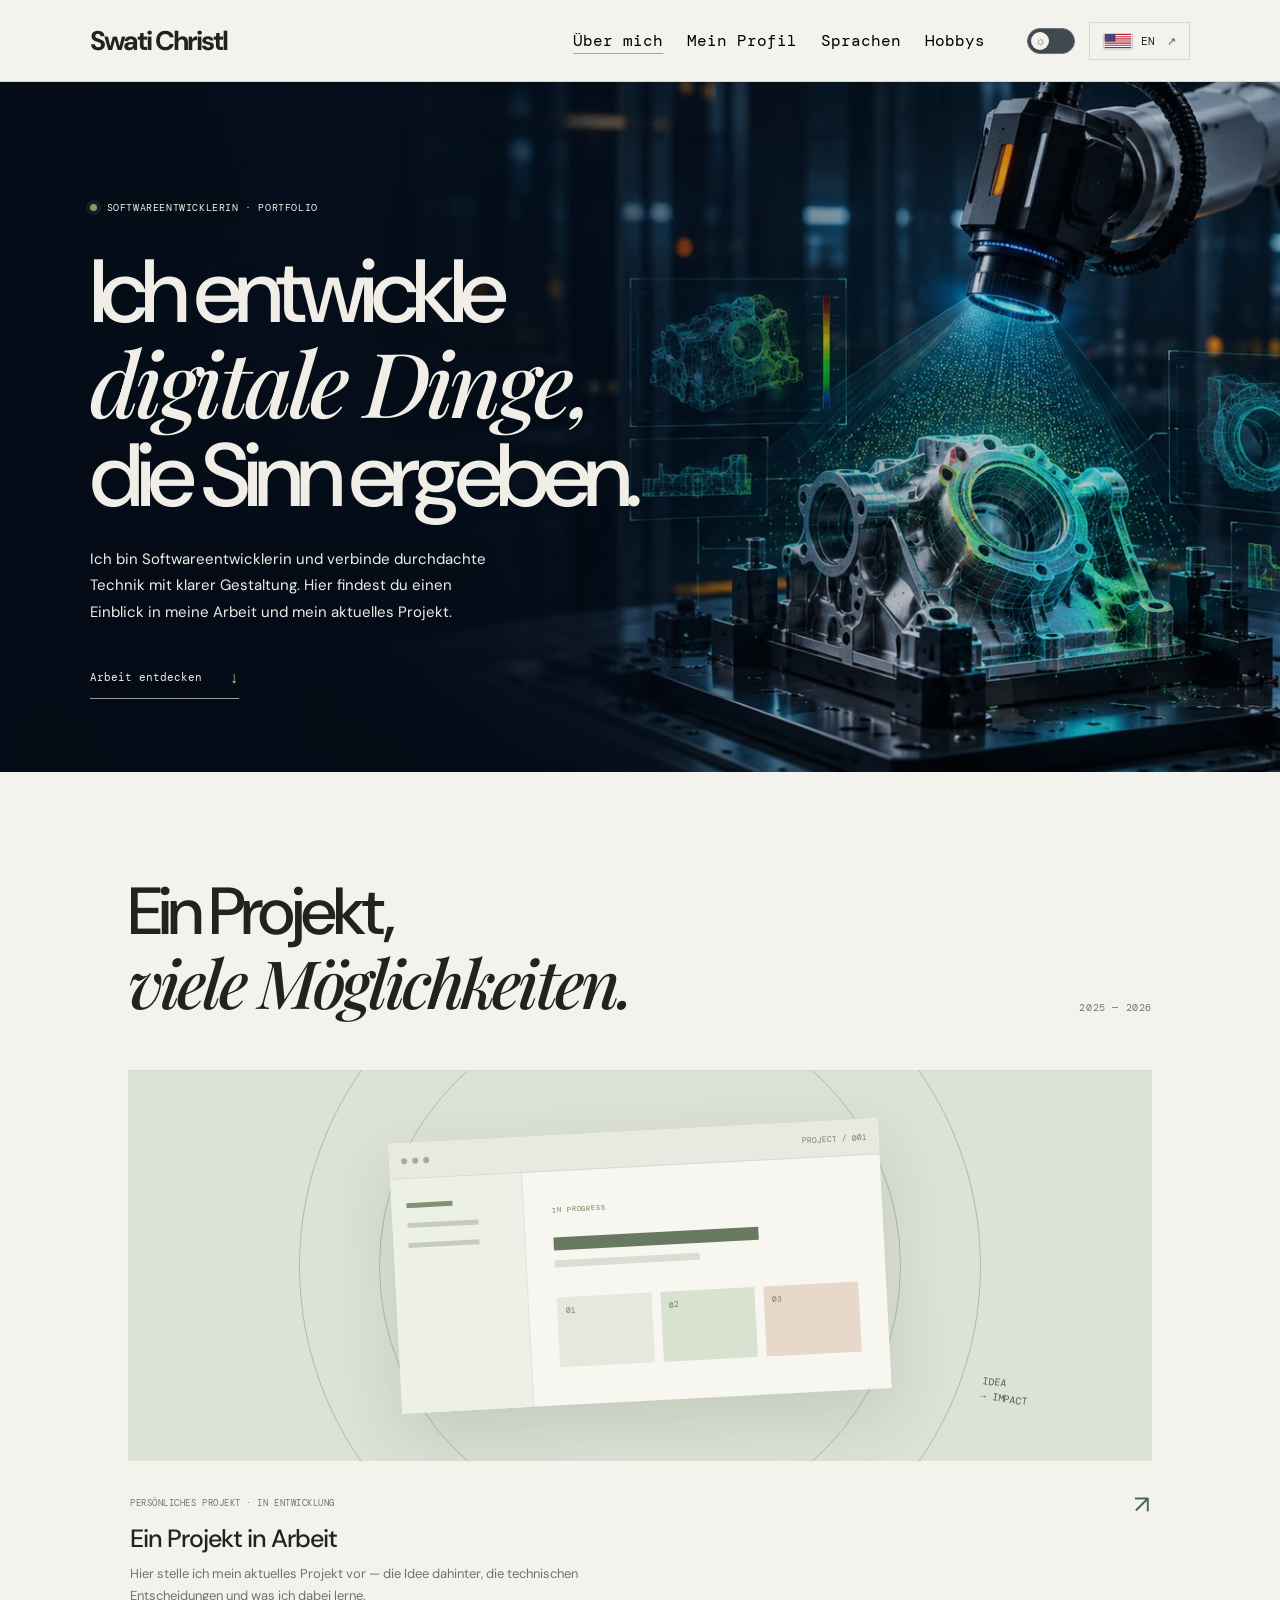
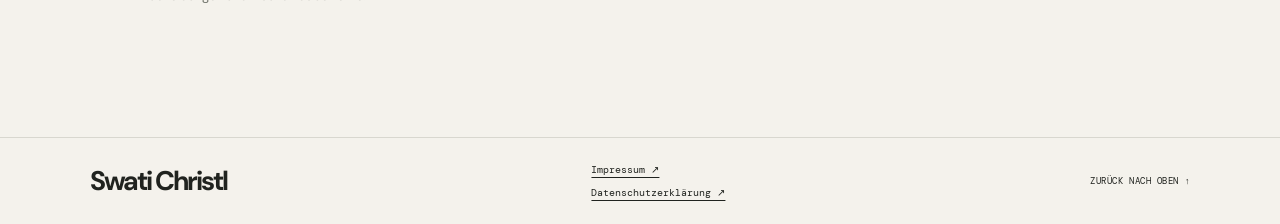
<file: index.html>
<!doctype html>
<html lang="de">
<head>
  <meta charset="utf-8">
  <meta name="viewport" content="width=device-width, initial-scale=1">
  <meta name="theme-color" content="#f4f2ec">
  <meta name="description" content="Portfolio einer Softwareentwicklerin — ausgewählte Arbeit und Projekt.">
  <title>Portfolio — Softwareentwicklerin</title>
  <script>try{if(localStorage.getItem('site-theme')==='dark')document.documentElement.dataset.theme='dark'}catch(e){}</script>
  <link rel="stylesheet" href="styles.css">
  <style>
    .profile,.hobbies{background:#eae9e1}.profile-content{display:grid;grid-template-columns:1.2fr .8fr;gap:8vw;align-items:start}.profile-content h2,.languages h2,.hobbies h2{font-size:clamp(42px,5.2vw,68px);letter-spacing:-.06em;line-height:1.05;font-weight:500;margin:0}.profile-content>p,.hobbies-heading>p{font-size:15px;line-height:1.85;color:#62665e;max-width:440px;margin:6px 0 0}.profile-tags{display:flex;gap:12px;flex-wrap:wrap;margin-top:48px}.profile-tags span{font:9px var(--mono);letter-spacing:.04em;border:1px solid #c6c8bc;color:#596b50;padding:11px 14px}.languages{display:grid;grid-template-columns:1fr 1fr;column-gap:8vw}.languages .section-kicker{grid-column:1/-1}.language-list{border-top:1px solid var(--line)}.language-row{display:grid;grid-template-columns:1fr auto;gap:6px 14px;padding:17px 0;border-bottom:1px solid var(--line);align-items:baseline}.language-name{font-size:16px;display:flex;align-items:center;gap:8px}.language-flag{display:block;width:24px;height:16px;flex:none;border:1px solid #0002;border-radius:2px;box-shadow:0 1px 2px #0002}.language-level{font:10px var(--mono);color:var(--muted)}.language-bar{grid-column:1/-1;height:3px;background:#e2e1d9;margin-top:4px}.language-bar i{display:block;height:100%;width:var(--level);background:#819569}.hobbies-heading{display:flex;justify-content:space-between;align-items:end;gap:30px;margin-bottom:43px}.hobbies-heading>p{max-width:300px}.hobby-grid{display:grid;grid-template-columns:repeat(3,1fr);gap:14px}.hobby-card{min-height:245px;padding:20px 22px;position:relative;display:flex;flex-direction:column;align-items:flex-start}.hobby-bake{background:#eee1d1}.hobby-cook{background:#dfe5d8}.hobby-garden{background:#d8e2d3}.hobby-number{font:9px var(--mono);color:#72756d}.hobby-icon{font-size:33px;color:#69805d;position:absolute;right:21px;top:17px}.hobby-card h3{font-size:24px;font-weight:500;letter-spacing:-.04em;margin:auto 0 7px}.hobby-card p{font-size:12px;line-height:1.65;color:#676b62;margin:0;max-width:250px}
    @media(max-width:760px){.topbar nav{gap:12px;margin-right:14px}.topbar nav a{font-size:9px}.profile-content{grid-template-columns:1fr;gap:22px}.profile-content h2,.languages h2,.hobbies h2{font-size:clamp(42px,10vw,60px)}.profile-tags{margin-top:30px;gap:8px}.profile-tags span{font-size:8px;padding:9px 10px}.languages{grid-template-columns:1fr;row-gap:30px}.languages .section-kicker{grid-column:auto}.hobbies-heading{display:block}.hobbies-heading>p{margin-top:20px}.hobby-grid{grid-template-columns:1fr}.hobby-card{min-height:195px}}
    @media(max-width:480px){.topbar{padding:0 4vw}.topbar nav{gap:8px;margin-right:9px}.topbar nav a{font-size:12px}.topbar .wordmark{font-size:23px}.language{padding:7px;font-size:8px}.language>span:last-child{padding-left:4px}}
  </style>
  <style>
    .tab-panel{display:none}.tab-panel.active{display:block}.tab-panel.hero.active,.tab-panel.languages.active{display:grid}.topbar nav a.current{color:#000;text-decoration:underline;text-decoration-color:#9bad87;text-underline-offset:7px}
    .german-progress{grid-column:1/-1;margin-top:48px;overflow-x:auto}.german-progress h3{font-size:20px;font-weight:500;letter-spacing:-.03em;margin:0 0 18px}.german-progress table{width:100%;border-collapse:collapse;text-align:left;min-width:560px}.german-progress th{font:9px var(--mono);font-weight:400;letter-spacing:.05em;color:var(--muted);padding:12px 14px;border-bottom:1px solid #bfc1b7}.german-progress td{font-size:13px;padding:15px 14px;border-bottom:1px solid var(--line)}.german-progress td:first-child{font:13px var(--mono);color:var(--green)}
    .profile-resume{margin-top:55px}.profile>.linkedin-link{margin-top:24px}.profile-resume>h3,.profile-details h3{font-size:21px;font-weight:500;letter-spacing:-.03em;margin:0 0 22px}.resume-entry{display:grid;grid-template-columns:minmax(220px,.7fr) 1.3fr;column-gap:38px;border-top:1px solid #c9c9bf;padding:22px 0}.resume-meta{grid-row:span 3;display:flex;flex-direction:column;gap:8px;font:14px/1.55 var(--sans);color:#555950}.resume-meta span:first-child{font-weight:600;color:var(--ink)}.resume-entry h4{font-size:17px;font-weight:500;margin:0 0 4px}.resume-entry h4 .company-link{display:inline-block;white-space:nowrap;margin-left:5px;font:9px/1.4 var(--mono);font-weight:400;letter-spacing:.015em;color:#52694d;text-decoration:none;background:#e8ecdf;border:1px solid #d6ddc9;border-radius:20px;padding:4px 8px;vertical-align:2px;transition:background .15s ease,color .15s ease}.resume-entry h4 .company-link:hover{background:#dce5d0;color:#263c2d}.resume-place{font:11px/1.6 var(--mono);color:var(--muted);margin:0 0 10px}.resume-entry ul{font-size:13px;line-height:1.75;color:#62665e;margin:0;padding-left:18px}.resume-entry li+li{margin-top:5px}.resume-entry li::marker{color:#819569}.profile-details p{font-size:13px;line-height:1.75;color:#62665e;margin:0}.profile-details{display:grid;grid-template-columns:.7fr 1.3fr;gap:8vw;margin-top:45px;border-top:1px solid #c9c9bf;padding-top:30px}.profile-details strong{color:var(--ink);font-weight:500}.profile-details p+p{margin-top:10px}.standalone-info h2{font-size:clamp(42px,5.2vw,68px);letter-spacing:-.06em;line-height:1.05;font-weight:500;margin:0 0 45px}.education-card{max-width:700px;position:relative;background:#eae9e1;padding:34px 38px;border-top:1px solid #c9c9bf}.education-symbol{position:absolute;right:30px;top:24px;font-size:32px;color:#819569}.education-degree{font-size:20px;font-weight:500;margin:0 0 14px}.education-place,.education-dates{font:11px/1.7 var(--mono);color:#62665e;margin:0}.education-dates{margin-top:7px}.skills-grid{display:grid;grid-template-columns:repeat(3,1fr);gap:14px}.skill-card{min-height:210px;padding:22px;background:#eae9e1;border-top:1px solid #c9c9bf}.skill-card>span{font:10px var(--mono);color:#819569}.skill-card h3{font-size:17px;font-weight:500;margin:35px 0 10px}.skill-card p{font-size:13px;line-height:1.75;color:#62665e;margin:0}.linkedin-link{display:inline-flex;align-items:center;gap:30px;padding:15px 18px;background:#eae9e1;color:var(--ink);text-decoration:none;font:12px var(--mono);border:1px solid #d1d1c7;transition:background .15s ease}.linkedin-link span:last-child{font-size:18px;color:var(--green)}.linkedin-link:hover{background:#dfe5d8}
    @media(max-width:760px){.resume-entry{grid-template-columns:1fr;gap:12px}.resume-meta{grid-row:auto;flex-direction:row;flex-wrap:wrap;justify-content:space-between}.profile-details{grid-template-columns:1fr;gap:30px;margin-top:30px}.standalone-info h2{font-size:clamp(42px,10vw,60px)}.skills-grid{grid-template-columns:1fr}.skill-card{min-height:170px}.skill-card h3{margin-top:24px}.education-card{padding:27px 24px}.topbar nav{gap:10px;margin-right:10px;overflow-x:auto;white-space:nowrap;min-width:0;scrollbar-width:none}.topbar nav::-webkit-scrollbar{display:none}}
    @media(max-width:760px){.german-progress{margin-top:18px}.german-progress th,.german-progress td{padding-left:9px;padding-right:9px}}
  </style>
  <style>
    .linkedin-link{align-items:center;gap:12px;padding:12px 16px;background:#f5f9fc;color:#0a66c2;text-decoration:none;font:600 14px/1.3 var(--sans);border:1px solid #c7dceb;border-radius:6px;box-shadow:0 2px 6px #0a66c20d;transition:background .18s ease,border-color .18s ease,box-shadow .18s ease,transform .18s ease}.linkedin-link:hover{background:#e8f2f9;border-color:#8db7d6;box-shadow:0 4px 10px #0a66c21c;transform:translateY(-1px)}.linkedin-mark{display:grid;place-items:center;width:24px;height:24px;border-radius:4px;background:#0a66c2;color:#fff;font:700 14px/1 var(--sans);letter-spacing:-.06em}.linkedin-link .linkedin-arrow{font-size:16px;color:#0a66c2;margin-left:5px}
  </style>
  <style>
    .profile .section-kicker,.standalone-info .section-kicker{font-size:11px;color:#4c5148}.profile-content>p{font:17px/1.85 var(--sans);color:#444940}.profile-resume>h3{font-size:23px}.resume-meta{font:15px/1.65 var(--sans);color:#41463e}.resume-meta span:first-child{font-weight:600;color:#252923}.resume-entry h4{font-size:19px;line-height:1.45}.resume-place{font:12px/1.7 var(--sans);color:#555a51}.resume-entry ul{font:15px/1.8 var(--sans);color:#444940}.standalone-info .education-degree{font-size:21px}.standalone-info .education-place,.standalone-info .education-dates{font-size:13px;color:#4b5048}.standalone-info .skill-card h3{font-size:18px;color:#252923}.standalone-info .skill-card p{font:14px/1.8 var(--sans);color:#444940}
    @media(max-width:760px){.profile-content>p{font-size:16px}.resume-meta{font-size:14px}.resume-entry h4{font-size:18px}.resume-entry ul{font-size:14px}.standalone-info .skill-card p{font-size:14px}}
    .education-place a{color:#42634f;text-decoration-color:#aebaa5;text-underline-offset:3px}.education-place a:hover{color:#20231f}.result-link{font-size:11px;color:#42634f;text-decoration-color:#aebaa5;text-underline-offset:3px;white-space:nowrap}.result-link:hover{color:#20231f}
  </style>
  <style>
    .language{display:inline-flex;align-items:center;gap:8px}
    .language>span:last-child{padding-left:4px}
    .language .switch-flag{padding:0;color:transparent}
    .switch-flag{display:block;width:24px;height:16px;flex:none;border:1px solid #0002;border-radius:2px;box-shadow:0 1px 2px #0002}
    .switch-flag[src="flag-us.svg"],.language-flag[src="flag-us.svg"]{width:30px}
  </style>
  <style>
    .legal-links{display:flex;flex-direction:column;align-items:flex-start;gap:10px}.legal-link{color:var(--ink);font:10px var(--mono);text-underline-offset:4px}.legal-link:hover{color:var(--green)}.theme-toggle{width:48px;height:26px;margin-right:14px;padding:3px;border:1px solid #6b7074;border-radius:20px;background:#41484f;display:inline-flex;align-items:center;cursor:pointer;flex:none}.theme-toggle-thumb{width:18px;height:18px;border-radius:50%;background:#f4f2ec;display:grid;place-items:center;color:#72756d;font-size:12px;line-height:1;transition:transform .2s ease}.theme-toggle-thumb::before{content:'☼'}.theme-toggle[aria-pressed="true"] .theme-toggle-thumb{transform:translateX(21px);background:#dce3ea;color:#303840}.theme-toggle[aria-pressed="true"] .theme-toggle-thumb::before{content:'☾'}.theme-toggle:focus-visible{outline:2px solid var(--green);outline-offset:3px}:root[data-theme="dark"]{color-scheme:dark;--paper:#171a18;--ink:#f0eee6;--muted:#a4a99f;--green:#a6c3a7;--lime:#c1d978;--line:#383e38}html[data-theme="dark"] body{background:var(--paper);color:var(--ink)}html[data-theme="dark"] .topbar nav a,html[data-theme="dark"] .topbar nav a.current,html[data-theme="dark"] .topbar nav a:hover{color:#f0eee6}html[data-theme="dark"] .about,html[data-theme="dark"] .profile,html[data-theme="dark"] .hobbies{background:#222723}html[data-theme="dark"] .profile-content>p,html[data-theme="dark"] .hobbies-heading>p,html[data-theme="dark"] .about-text p,html[data-theme="dark"] .project-description,html[data-theme="dark"] .resume-entry ul,html[data-theme="dark"] .profile-details p,html[data-theme="dark"] .hobby-card p,html[data-theme="dark"] .standalone-info .skill-card p{color:#c2c7bd}html[data-theme="dark"] .profile-tags span,html[data-theme="dark"] .education-card,html[data-theme="dark"] .skill-card{background:#292f2a;color:#d9ded5;border-color:#444c44}html[data-theme="dark"] .profile-tags span{color:#c5d5bc}html[data-theme="dark"] .resume-entry,html[data-theme="dark"] .profile-details{border-color:#444c44}html[data-theme="dark"] .resume-meta,html[data-theme="dark"] .resume-meta span:first-child,html[data-theme="dark"] .resume-entry h4,html[data-theme="dark"] .profile-resume>h3,html[data-theme="dark"] .profile-details h3,html[data-theme="dark"] .standalone-info .skill-card h3,html[data-theme="dark"] .education-degree{color:#f0eee6}html[data-theme="dark"] .resume-place,html[data-theme="dark"] .standalone-info .education-place,html[data-theme="dark"] .standalone-info .education-dates,html[data-theme="dark"] .profile .section-kicker,html[data-theme="dark"] .standalone-info .section-kicker,html[data-theme="dark"] .hobby-number{color:#b5bcb1}html[data-theme="dark"] .education-place a,html[data-theme="dark"] .result-link{color:#b7d3b7}html[data-theme="dark"] .project-visual{background:#29332b}html[data-theme="dark"] .project-window{background:#242a26}html[data-theme="dark"] .window-bar{background:#303731;border-color:#454d45}html[data-theme="dark"] .window-side{background:#2a342c;border-color:#454d45}html[data-theme="dark"] .window-block span{background:#343b34;color:#c4cbbd}html[data-theme="dark"] .window-block span:nth-child(2){background:#3c493d}html[data-theme="dark"] .window-block span:nth-child(3){background:#4a3b33}html[data-theme="dark"] .window-line{background:#49524a}html[data-theme="dark"] .window-line.long{background:#829b7e}html[data-theme="dark"] .window-side b{background:#65715f}html[data-theme="dark"] .window-side b:first-child{background:#a6c3a7}html[data-theme="dark"] .linkedin-link{background:#1b2c37;color:#d6e9f5;border-color:#315064}html[data-theme="dark"] .linkedin-link:hover{background:#213a49}html[data-theme="dark"] .company-link{background:#303b30;color:#c7d9bb;border-color:#465342}html[data-theme="dark"] .german-progress th{color:#b5bcb1;border-color:#52594f}html[data-theme="dark"] .german-progress td{border-color:#383e38}html[data-theme="dark"] .language-bar{background:#343b35}html[data-theme="dark"] .hobby-bake{background:#3b3028}html[data-theme="dark"] .hobby-cook,html[data-theme="dark"] .hobby-garden{background:#2c382f}@media(max-width:600px){footer{flex-wrap:wrap}footer p{flex:1}.legal-links{order:2}footer .back-top{order:3}}
  </style>
  <style>
    .hero{grid-template-columns:1fr;background-image:linear-gradient(90deg,rgba(5,13,25,.82) 0%,rgba(5,13,25,.68) 39%,rgba(5,13,25,.20) 76%,rgba(5,13,25,.28) 100%),url("robotics-vision-hero.webp");background-position:center;background-size:cover;background-repeat:no-repeat}.hero-copy{max-width:850px}.hero h1,.hero .eyebrow,.hero .intro,.hero .hero-bottom,.hero .text-link{color:#f0eee6}.hero .hero-bottom{border-color:#ffffff55}.hero .text-link{border-color:#ffffff99}.hero .text-link span:last-child{color:#c1d978}@media(max-width:760px){.hero{background-image:linear-gradient(180deg,rgba(5,13,25,.72),rgba(5,13,25,.52)),url("robotics-vision-hero.webp");background-position:68% center}}
  </style>
  <style>
    .hobbies{background-color:#222723;background-image:url("hobbies-section-background.webp");background-position:center;background-size:cover;background-repeat:no-repeat;color:#f0eee6}html[data-theme="dark"] .hobbies{background-image:url("hobbies-section-background.webp");background-position:center;background-size:cover;background-repeat:no-repeat}.hobbies .section-kicker{color:#d6dacf}.hobbies h2{color:#f0eee6}.hobby-card h3{color:#fff;text-shadow:0 1px 5px #0009}.hobby-icon{color:#d6e58e;text-shadow:0 1px 5px #0009}html:not([data-theme="dark"]) .hobby-card h3{color:var(--ink);text-shadow:none}html:not([data-theme="dark"]) .hobby-icon{color:#69805d;text-shadow:none}
  </style>
  <script src="script.js" defer></script>
</head>
<body>
  <header class="topbar">
    <a class="wordmark" href="#home" aria-label="Portfolio, Startseite">Swati Christl</a>
    <nav aria-label="Hauptnavigation">
      <a href="#about" data-tab="about" data-i18n="navAbout">Über mich</a>
      <a href="#profile" data-tab="profile" data-i18n="navProfile">Mein Profil</a>
      <a href="#languages" data-tab="languages" data-i18n="navLanguages">Sprachen</a>
      <a href="#hobbies" data-tab="hobbies" data-i18n="navHobbies">Hobbys</a>
    </nav>
      <button class="theme-toggle" type="button" aria-label="Dunkles Design aktivieren" aria-pressed="false" title="Design wechseln"><span class="theme-toggle-thumb" aria-hidden="true"></span></button>
      <button class="language" type="button" aria-label="Switch language"><img class="switch-flag" src="flag-us.svg" alt=""> EN <span aria-hidden="true">↗</span></button>
  </header>

  <main id="home">
    <section class="hero tab-panel active" data-tab-panel="about" aria-labelledby="hero-title">
      <div class="hero-copy">
        <p class="eyebrow"><span class="status-dot"></span><span data-i18n="eyebrow">SOFTWAREENTWICKLERIN · PORTFOLIO</span></p>
        <h1 id="hero-title"><span data-i18n="heroLine1">Ich entwickle</span><br><span class="serif" data-i18n="heroLine2">digitale Dinge,</span><br><span data-i18n="heroLine3">die Sinn ergeben.</span></h1>
        <p class="intro" data-i18n="intro">Ich bin Softwareentwicklerin und verbinde durchdachte Technik mit klarer Gestaltung. Hier findest du einen Einblick in meine Arbeit und mein aktuelles Projekt.</p>
        <a class="text-link" href="#work"><span data-i18n="explore">Arbeit entdecken</span><span aria-hidden="true">↓</span></a>
      </div>
    </section>

    <section class="profile section tab-panel" data-tab-panel="profile" id="profile">
      <div class="profile-content">
        <h2 data-i18n="profileTitle">Erfahrung in<br><span class="serif">Softwareentwicklung.</span></h2>
        <p data-i18n="profileText">Ich bin Softwareentwicklerin mit über zehn Jahren Erfahrung in den Bereichen Automotive, Robotik, Computer Vision und Embedded-Systeme. Ich entwickle vom hardwarenahen Treiber bis zu Backend, Algorithmen und grafischen Oberflächen.</p>
      </div>
      <a class="linkedin-link" href="https://www.linkedin.com/in/swati-christl-nimje-49814a44/" target="_blank" rel="noopener noreferrer"><span class="linkedin-mark" aria-hidden="true">in</span><span data-i18n="linkedinLabel">Mein LinkedIn-Profil</span><span class="linkedin-arrow" aria-hidden="true">↗</span></a>
      <div class="profile-resume">
        <h3 data-i18n="experienceTitle">Berufliche Stationen</h3>
        <article class="resume-entry"><div class="resume-meta"><span data-i18n="internRole">Praktikum in Teilzeit · 10 Std./Woche</span><span data-i18n="internDates">Mai 2026 – September 2026</span></div><h4>PreHCM Service <a class="company-link" href="https://www.prehcm-services.de/" target="_blank" rel="noopener noreferrer">(↗ Unternehmensseite)</a></h4><p class="resume-place">Niedernberg, Deutschland</p><ul data-i18n="internDescription"><li>Entwicklung einer Kotlin-Anwendung zur automatisierten Konvertierung von JSON-Schemas in Kotlin-Dateien.</li></ul></article>
        <article class="resume-entry"><div class="resume-meta"><span data-i18n="seniorRole">Senior Softwareentwicklerin</span><span>Apr. 2022 – Okt. 2025</span></div><h4>ISRA VISION — Machine Vision Solutions <a class="company-link" href="https://www.isravision.com/en-en/company" target="_blank" rel="noopener noreferrer">(↗ Unternehmensseite)</a></h4><p class="resume-place">Darmstadt, Deutschland</p><ul data-i18n="israDescription"><li>Entwicklung einer C#-WPF-GUI für 3D-Roboterführung in kosmetischen Versiegelungsanwendungen.</li><li>Entwicklung eines C++-Backends mit Sensoranbindung, Kommunikationsschnittstellen und Machine-Vision-Algorithmen.</li><li>Effiziente Kommunikation zwischen GUI und Backend über gRPC.</li></ul></article>
        <article class="resume-entry"><div class="resume-meta"><span data-i18n="seniorRole">Senior Softwareentwicklerin</span><span>Juli 2018 – Apr. 2022</span></div><h4>Panasonic Automotive Systems Europe <a class="company-link" href="https://automotive.panasonic.com/en/corporate/about/officelist/paseu" target="_blank" rel="noopener noreferrer">(↗ Unternehmensseite)</a></h4><p class="resume-place">Langen, Deutschland · extern über Tata Elxsi</p><ul data-i18n="panasonicDescription"><li>Entwicklung und Validierung von Fahrbahnmarkierungs- und Parklückenerkennung.</li><li>Profilierung, Optimierung und Wartung eines Sensorfusionsalgorithmus für Kamera, Velodyne LiDAR und Ultraschall.</li><li>Entwicklung einer Ethernet-basierten UDP-Kommunikation für autonomes Parken.</li></ul></article>
        <article class="resume-entry"><div class="resume-meta"><span data-i18n="seniorRole">Senior Softwareentwicklerin</span><span>Feb. 2016 – Juni 2018</span></div><h4>Tata Elxsi <a class="company-link" href="https://www.tataelxsi.com/" target="_blank" rel="noopener noreferrer">(↗ Unternehmensseite)</a></h4><p class="resume-place">Pune, Indien</p><ul data-i18n="tataDescription"><li>Entwicklung eines Treibers für das TI Vision SDK zur Integration von Serializer, Deserializer und Kamerasensor.</li><li>Implementierung eines Moduls zum Auslesen von Kamera-EEPROM-Daten.</li><li>Entwicklung LiDAR-basierter Objekterkennungsalgorithmen.</li><li>Validierung von Anforderungsdokumenten sowie MISRA- und Klocwork-Analysen.</li></ul></article>
        <article class="resume-entry"><div class="resume-meta"><span data-i18n="executiveRole">Executive Engineer</span><span>Sep. 2014 – Jan. 2016</span></div><h4>Continental Automotive <a class="company-link" href="https://www.continental.com/en/" target="_blank" rel="noopener noreferrer">(↗ Unternehmensseite)</a></h4><p class="resume-place">Bengaluru, Indien</p><ul data-i18n="continentalDescription"><li>Validierung von Ground-Truth-Daten für ADAS-Verkehrszeichenerkennung.</li><li>Behebung von QAC-Fehlern.</li><li>Erstellung von Cantata-Code-Coverage-Skripten für C++.</li></ul></article>
        <article class="resume-entry"><div class="resume-meta"><span data-i18n="developerRole">Softwareentwicklerin</span><span>Juli 2011 – Sep. 2014</span></div><h4>Tata Elxsi <a class="company-link" href="https://www.tataelxsi.com/" target="_blank" rel="noopener noreferrer">(↗ Unternehmensseite)</a></h4><p class="resume-place">Pune, Indien</p><ul data-i18n="tataEarlyDescription"><li>Optimierung von C-basierten ADAS-Algorithmen für Surround-View-Systeme und Lane Departure Warning.</li><li>Implementierung einer 360°-Rundumsicht mit OpenGL.</li><li>Entwicklung von Trainings- und Testcode für Traffic Sign Recognition mit OpenCV.</li></ul></article>
      </div>
    </section>

    <section class="section tab-panel standalone-info" data-tab-panel="profile" id="education">
      <h2 data-i18n="educationHeading">Fundament für<br><span class="serif">Technik und Entwicklung.</span></h2>
      <div class="education-card"><span class="education-symbol" aria-hidden="true">✳</span><p class="education-degree" data-i18n="degree">Bachelor of Engineering, Electronics Engineering</p><p class="education-place"><a href="https://ycce.edu/" target="_blank" rel="noopener noreferrer">Yeshwantrao Chavan College of Engineering (YCCE)</a></p><p class="education-place" data-i18n="universityName">Universität Nagpur · Indien</p><p class="education-dates" data-i18n="educationDates">Juli 2007 – Mai 2011</p></div>
    </section>

    <section class="section tab-panel standalone-info" data-tab-panel="profile" id="skills">
      <h2 data-i18n="skillsHeading">Werkzeuge für<br><span class="serif">komplexe Systeme.</span></h2>
      <div class="skills-grid">
        <article class="skill-card"><span>01</span><h3 data-i18n="programmingLabel">Sprachen & Frameworks</h3><p>C++, C, OpenCV, Python, C# WPF, XAML, gRPC, PCL, Kotlin</p></article>
        <article class="skill-card"><span>02</span><h3 data-i18n="embeddedLabel">Embedded Tools & Technologien</h3><p>Code Composer Studio, PROCESSOR-SDK-VISION, ALP (Analog Launch Pad), USB2ANY, JTAG-XDS560</p></article>
        <article class="skill-card"><span>03</span><h3 data-i18n="processorsLabel">Prozessoren & Chips</h3><p>TI8148, TDA2x, TDA2Px, DS90UB954-Q1, DS90UB953, AR0220, DS90UB913, DS90UB914</p></article>
        <article class="skill-card"><span>04</span><h3 data-i18n="analysisLabel">Statische & dynamische Analyse</h3><p>QA-C, MISRA, Klocwork, Cantata++, GoogleTest</p></article>
        <article class="skill-card"><span>05</span><h3 data-i18n="multithreadingLabel">Multithreading</h3><p>Intel Threading Building Blocks (TBB)</p></article>
        <article class="skill-card"><span>06</span><h3 data-i18n="sensingLabel">Sensorik & Bildverarbeitung</h3><p>Velodyne LiDAR, Punktwolken-Sensoren, 2D-Sensoren, Computer Vision</p></article>
        <article class="skill-card"><span>07</span><h3 data-i18n="managementLabel">Projektmanagement & Versionskontrolle</h3><p>Jira, Git, SVN, Azure DevOps, GitLab</p></article>
        <article class="skill-card"><span>08</span><h3 data-i18n="requirementsLabel">Anforderungsmanagement & Dokumentation</h3><p>IBM Rational DOORS, Doxygen</p></article>
        <article class="skill-card"><span>09</span><h3 data-i18n="performanceLabel">Performance-Analyse</h3><p>VTune, CodeXL</p></article>
      </div>
    </section>

    <section class="languages section tab-panel" data-tab-panel="languages" id="languages">
      <h2 data-i18n="languagesTitle">Sprachen, die<br><span class="serif">mich verbinden.</span></h2>
      <div class="language-list">
        <div class="language-row"><span class="language-name"><img class="language-flag" src="flag-de.svg" alt=""> <span data-i18n="langGerman">Deutsch</span></span><span class="language-level" data-i18n="levelB2">B2</span><span class="language-bar"><i style="--level:68%"></i></span></div>
        <div class="language-row"><span class="language-name"><img class="language-flag" src="flag-us.svg" alt=""> <span data-i18n="langEnglish">Englisch</span></span><span class="language-level" data-i18n="levelFluent">Fließend</span><span class="language-bar"><i style="--level:92%"></i></span></div>
        <div class="language-row"><span class="language-name"><img class="language-flag" src="flag-in.svg" alt=""> <span data-i18n="langMarathi">Marathi</span></span><span class="language-level" data-i18n="levelNative">Muttersprache</span><span class="language-bar"><i style="--level:100%"></i></span></div>
        <div class="language-row"><span class="language-name"><img class="language-flag" src="flag-in.svg" alt=""> <span data-i18n="langHindi">Hindi</span></span><span class="language-level" data-i18n="levelFluent">Fließend</span><span class="language-bar"><i style="--level:92%"></i></span></div>
      </div>
      <div class="german-progress">
        <h3 data-i18n="progressTitle">Mein Deutschlernfortschritt</h3>
        <table>
          <thead><tr><th data-i18n="tableLevel">Niveau</th><th data-i18n="tableStatus">Prüfung / Status</th><th data-i18n="tableDate">Zeitpunkt</th><th data-i18n="tableResult">Ergebnis</th></tr></thead>
          <tbody>
            <tr><td>A1</td><td data-i18n="a1Status">Bestanden</td><td>2017</td><td>—</td></tr>
            <tr><td>A2</td><td data-i18n="a2Status">Keine Prüfung abgelegt</td><td>—</td><td>—</td></tr>
            <tr><td>B1</td><td data-i18n="b1Status">Bestanden</td><td data-i18n="march2026">März 2026</td><td><span data-i18n="b1Result">Sehr gut · 271,5 / 300 Punkte</span> <a class="result-link" href="https://results.telc.net/vb?credential=telc-sl0MdKr" target="_blank" rel="noopener noreferrer" data-i18n="b1Link">(online ansehen ↗)</a></td></tr>
            <tr><td>B2</td><td data-i18n="b2Status">Bestanden</td><td data-i18n="october2026">Okt. 2026</td><td><span data-i18n="b2Result">Gut · 188 / 240 Punkte</span> <a class="result-link" href="https://results.telc.net/vb?credential=telc-40xdpDIdtAKr" target="_blank" rel="noopener noreferrer" data-i18n="b2Link">(online ansehen ↗)</a></td></tr>
            <tr><td>C1</td><td data-i18n="c1Prep">In Vorbereitung</td><td>—</td><td>—</td></tr>
          </tbody>
        </table>
      </div>
    </section>

    <section class="hobbies section tab-panel" data-tab-panel="hobbies" id="hobbies">
      <div class="hobbies-heading"><h2 data-i18n="hobbiesTitle">Abwechslung<br><span class="serif">für Kopf und Hände.</span></h2></div>
    </section>

    <section class="work section tab-panel" data-tab-panel="about" id="work">
      <div class="work-heading"><h2 data-i18n="workTitle">Ein Projekt,<br><span class="serif">viele Möglichkeiten.</span></h2><span class="work-count">2025 — 2026</span></div>
      <article class="project-card">
        <div class="project-visual" aria-hidden="true"><div class="project-window"><div class="window-bar"><i></i><i></i><i></i><span>PROJECT / 001</span></div><div class="window-content"><div class="window-side"><b></b><b></b><b></b></div><div class="window-main"><span class="mini-tag">IN PROGRESS</span><div class="window-line long"></div><div class="window-line"></div><div class="window-block"><span>01</span><span>02</span><span>03</span></div></div></div></div><span class="project-stamp">IDEA<br>→ IMPACT</span></div>
        <div class="project-info"><div><p class="project-type" data-i18n="projectType">PERSÖNLICHES PROJEKT · IN ENTWICKLUNG</p><h3 data-i18n="projectTitle">Ein Projekt in Arbeit</h3><p class="project-description" data-i18n="projectDescription">Hier stelle ich mein aktuelles Projekt vor — die Idee dahinter, die technischen Entscheidungen und was ich dabei lerne.</p></div><span class="project-arrow" aria-hidden="true">↗</span></div>
      </article>
    </section>
    <footer><a class="wordmark" href="#home">Swati Christl</a><div class="legal-links"><a href="impressum.html" class="legal-link">Impressum ↗</a><a href="datenschutzerklaerung.html" class="legal-link" target="_blank" rel="noopener noreferrer">Datenschutzerklärung ↗</a></div><a href="#home" class="back-top" data-i18n="backTop">ZURÜCK NACH OBEN ↑</a></footer>
  </main>
</body>
</html>
</file>
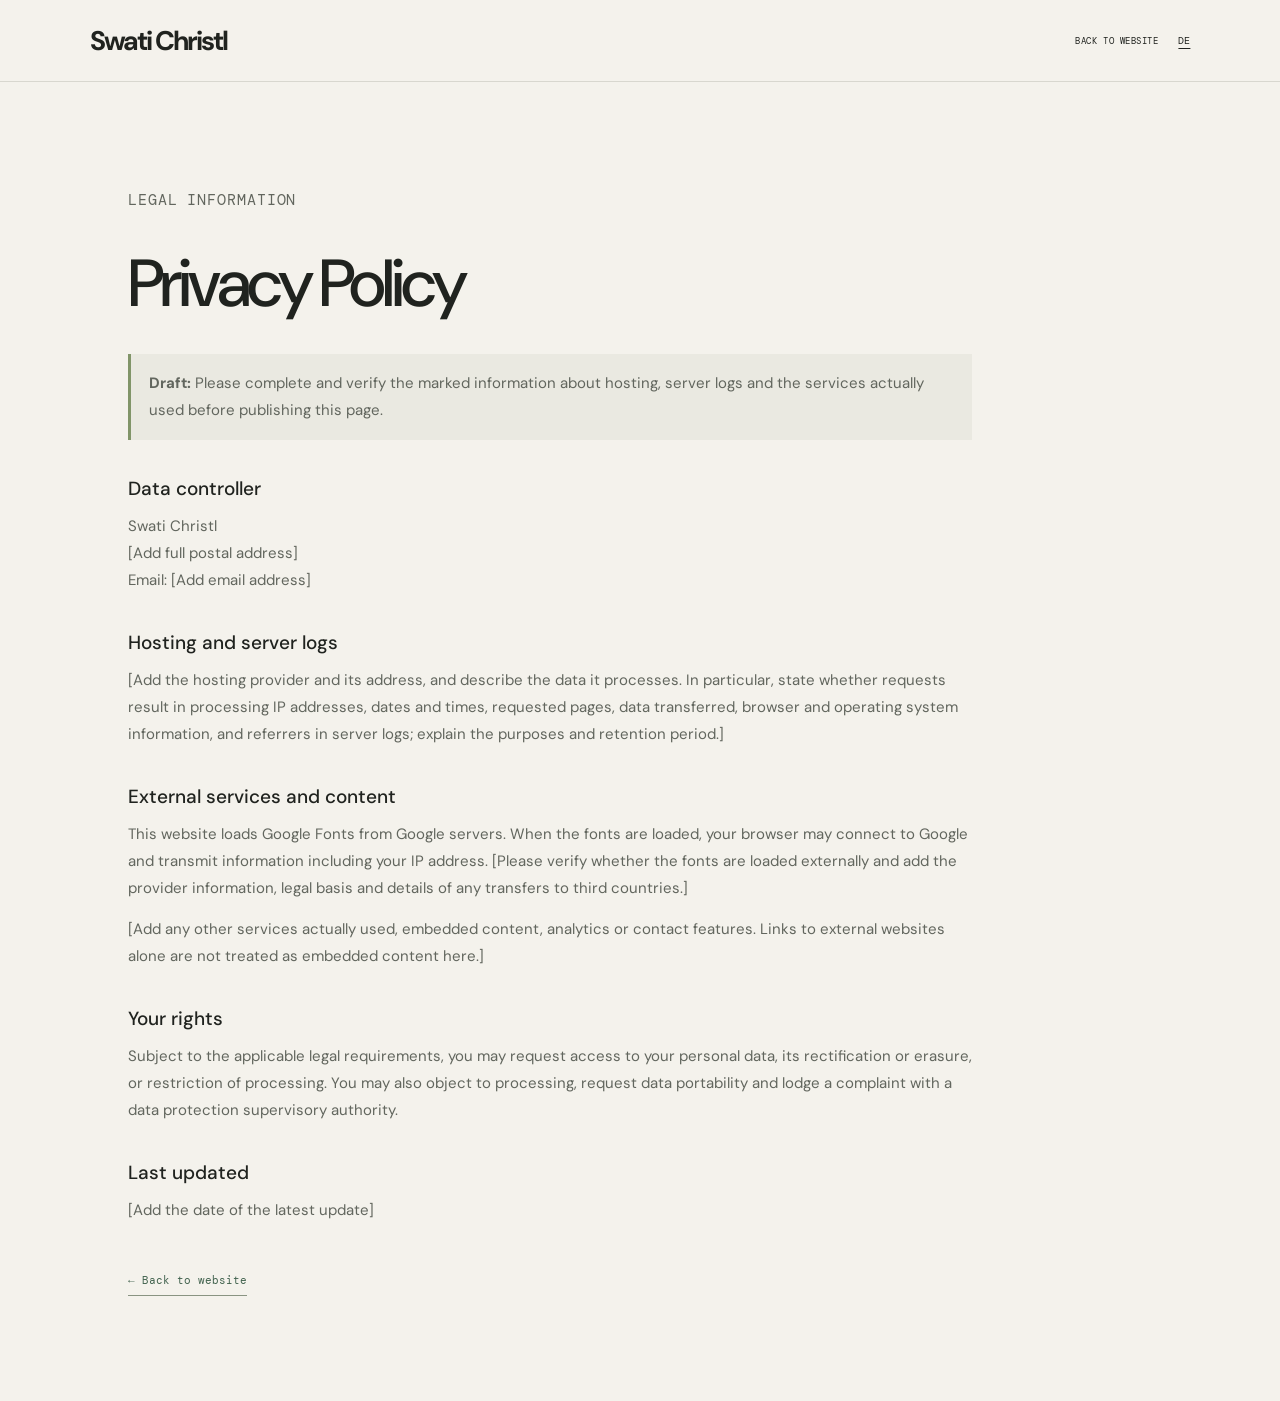
<file: datenschutzerklaerung-en.html>
<!doctype html>
<html lang="en">
<head>
  <meta charset="utf-8">
  <meta name="viewport" content="width=device-width, initial-scale=1">
  <meta name="theme-color" content="#f4f2ec">
  <meta name="description" content="Privacy policy for this website.">
  <title>Privacy Policy — Portfolio</title>
  <link rel="stylesheet" href="styles.css">
  <style>
    .privacy{min-height:calc(100vh - 82px);padding:105px 10vw;max-width:1100px}.privacy .section-kicker{margin-bottom:35px}.privacy h1{font-size:clamp(42px,5.2vw,68px);letter-spacing:-.06em;line-height:1.05;font-weight:500;margin:0 0 35px}.privacy h2{font-size:19px;font-weight:500;margin:36px 0 12px}.privacy p,.privacy li{font-size:15px;line-height:1.8;color:#62665e}.privacy p{margin:0 0 14px}.privacy ul{padding-left:22px}.privacy .back-link{display:inline-block;margin-top:35px;color:var(--green);font:11px var(--mono);text-decoration:none;border-bottom:1px solid #899482;padding-bottom:8px}.privacy .notice{padding:16px 18px;background:#eae9e1;border-left:3px solid #819569}.page-actions{display:flex;align-items:center;gap:20px}.language-link{font:10px var(--mono);color:var(--ink);text-underline-offset:4px}.language-link:hover{color:var(--green)}
    @media(max-width:760px){.privacy{min-height:calc(100vh - 68px);padding:76px 7vw}.privacy h1{font-size:clamp(42px,10vw,60px)}}
  </style>
</head>
<body>
  <header class="topbar">
    <a class="wordmark" href="index.html" aria-label="Portfolio, home page">Swati Christl</a>
    <div class="page-actions"><a class="back-top" href="index.html">BACK TO WEBSITE</a><a class="language-link" href="datenschutzerklaerung.html" lang="de" hreflang="de">DE</a></div>
  </header>
  <main class="privacy">
    <p class="section-kicker">LEGAL INFORMATION</p>
    <h1>Privacy Policy</h1>
    <p class="notice"><strong>Draft:</strong> Please complete and verify the marked information about hosting, server logs and the services actually used before publishing this page.</p>

    <h2>Data controller</h2>
    <p>Swati Christl<br>
      [Add full postal address]<br>
      Email: [Add email address]</p>

    <h2>Hosting and server logs</h2>
    <p>[Add the hosting provider and its address, and describe the data it processes. In particular, state whether requests result in processing IP addresses, dates and times, requested pages, data transferred, browser and operating system information, and referrers in server logs; explain the purposes and retention period.]</p>

    <h2>External services and content</h2>
    <p>This website loads Google Fonts from Google servers. When the fonts are loaded, your browser may connect to Google and transmit information including your IP address. [Please verify whether the fonts are loaded externally and add the provider information, legal basis and details of any transfers to third countries.]</p>
    <p>[Add any other services actually used, embedded content, analytics or contact features. Links to external websites alone are not treated as embedded content here.]</p>

    <h2>Your rights</h2>
    <p>Subject to the applicable legal requirements, you may request access to your personal data, its rectification or erasure, or restriction of processing. You may also object to processing, request data portability and lodge a complaint with a data protection supervisory authority.</p>

    <h2>Last updated</h2>
    <p>[Add the date of the latest update]</p>
    <a class="back-link" href="index.html">← Back to website</a>
  </main>
</body>
</html>
</file>
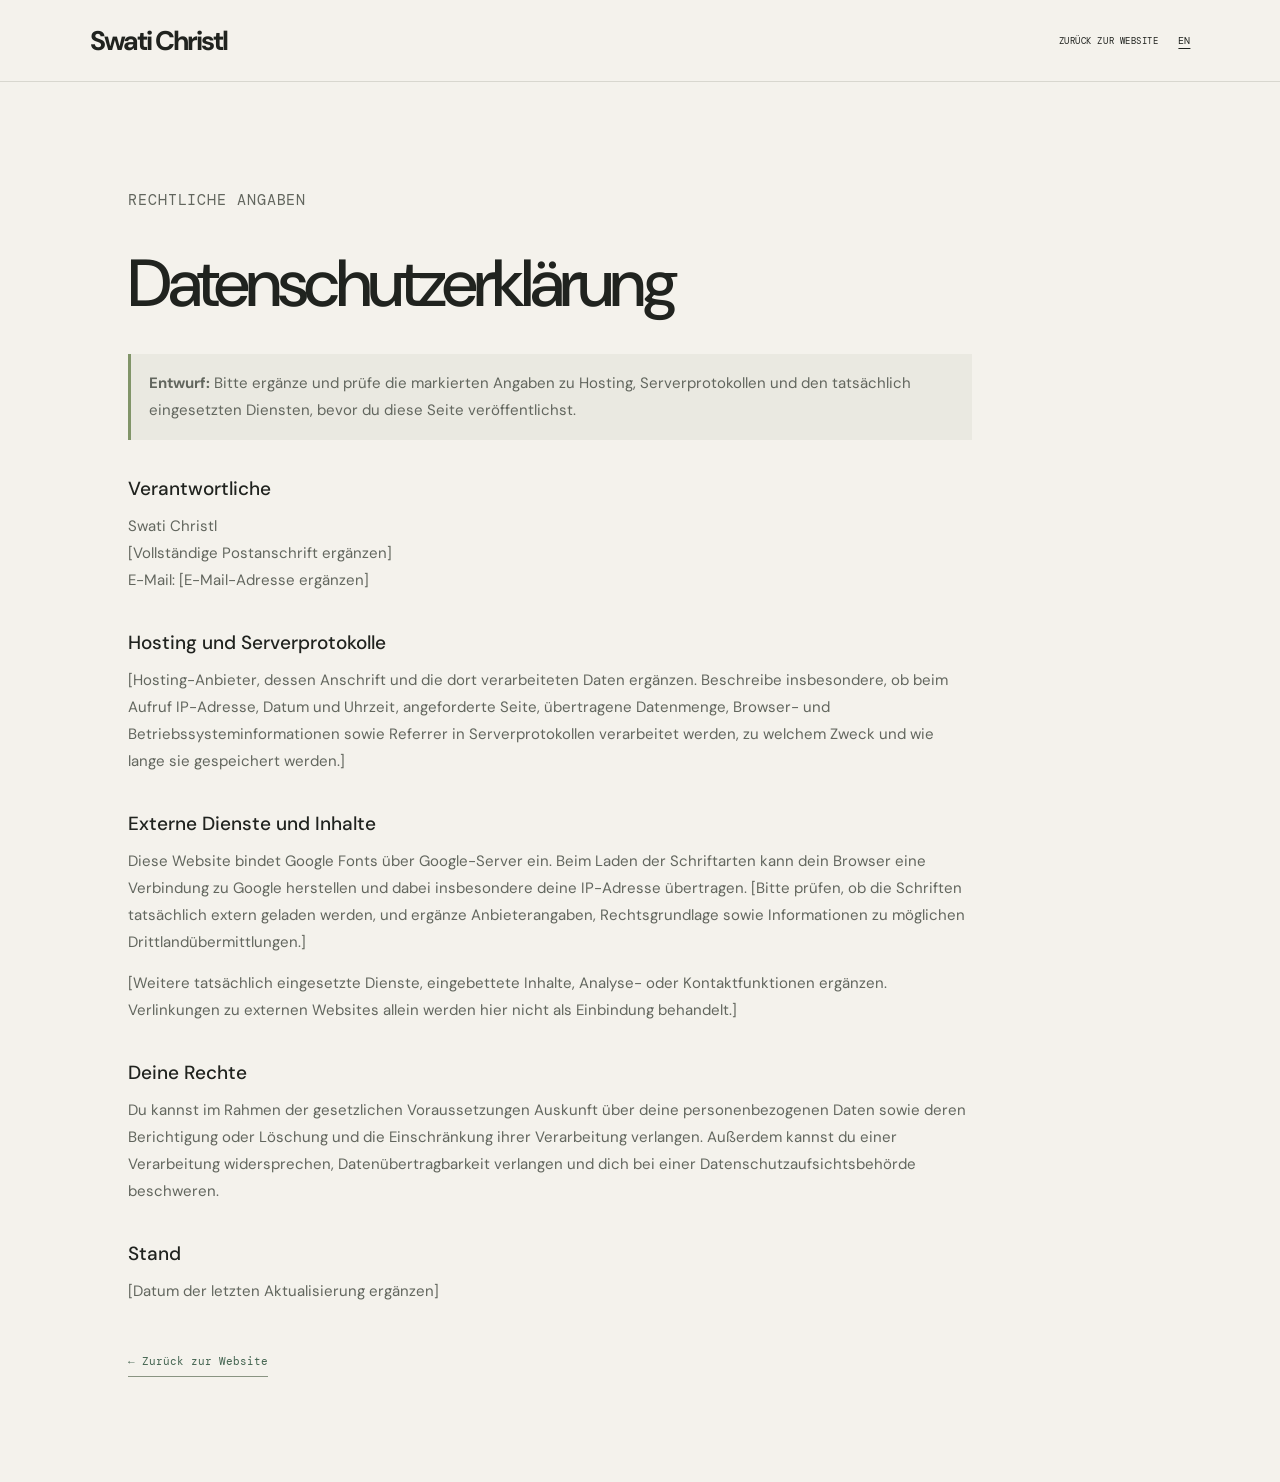
<file: datenschutzerklaerung.html>
<!doctype html>
<html lang="de">
<head>
  <meta charset="utf-8">
  <meta name="viewport" content="width=device-width, initial-scale=1">
  <meta name="theme-color" content="#f4f2ec">
  <meta name="description" content="Datenschutzerklärung dieser Website.">
  <title>Datenschutzerklärung — Portfolio</title>
  <link rel="stylesheet" href="styles.css">
  <style>
    .privacy{min-height:calc(100vh - 82px);padding:105px 10vw;max-width:1100px}.privacy .section-kicker{margin-bottom:35px}.privacy h1{font-size:clamp(42px,5.2vw,68px);letter-spacing:-.06em;line-height:1.05;font-weight:500;margin:0 0 35px}.privacy h2{font-size:19px;font-weight:500;margin:36px 0 12px}.privacy p,.privacy li{font-size:15px;line-height:1.8;color:#62665e}.privacy p{margin:0 0 14px}.privacy ul{padding-left:22px}.privacy .back-link{display:inline-block;margin-top:35px;color:var(--green);font:11px var(--mono);text-decoration:none;border-bottom:1px solid #899482;padding-bottom:8px}.privacy .notice{padding:16px 18px;background:#eae9e1;border-left:3px solid #819569}.page-actions{display:flex;align-items:center;gap:20px}.language-link{font:10px var(--mono);color:var(--ink);text-underline-offset:4px}.language-link:hover{color:var(--green)}
    @media(max-width:760px){.privacy{min-height:calc(100vh - 68px);padding:76px 7vw}.privacy h1{font-size:clamp(42px,10vw,60px)}}
  </style>
</head>
<body>
  <header class="topbar">
    <a class="wordmark" href="index.html" aria-label="Portfolio, Startseite">Swati Christl</a>
    <div class="page-actions"><a class="back-top" href="index.html">ZURÜCK ZUR WEBSITE</a><a class="language-link" href="datenschutzerklaerung-en.html" lang="en" hreflang="en">EN</a></div>
  </header>
  <main class="privacy">
    <p class="section-kicker">RECHTLICHE ANGABEN</p>
    <h1>Datenschutzerklärung</h1>
    <p class="notice"><strong>Entwurf:</strong> Bitte ergänze und prüfe die markierten Angaben zu Hosting, Serverprotokollen und den tatsächlich eingesetzten Diensten, bevor du diese Seite veröffentlichst.</p>

    <h2>Verantwortliche</h2>
    <p>Swati Christl<br>
      [Vollständige Postanschrift ergänzen]<br>
      E-Mail: [E-Mail-Adresse ergänzen]</p>

    <h2>Hosting und Serverprotokolle</h2>
    <p>[Hosting-Anbieter, dessen Anschrift und die dort verarbeiteten Daten ergänzen. Beschreibe insbesondere, ob beim Aufruf IP-Adresse, Datum und Uhrzeit, angeforderte Seite, übertragene Datenmenge, Browser- und Betriebssysteminformationen sowie Referrer in Serverprotokollen verarbeitet werden, zu welchem Zweck und wie lange sie gespeichert werden.]</p>

    <h2>Externe Dienste und Inhalte</h2>
    <p>Diese Website bindet Google Fonts über Google-Server ein. Beim Laden der Schriftarten kann dein Browser eine Verbindung zu Google herstellen und dabei insbesondere deine IP-Adresse übertragen. [Bitte prüfen, ob die Schriften tatsächlich extern geladen werden, und ergänze Anbieterangaben, Rechtsgrundlage sowie Informationen zu möglichen Drittlandübermittlungen.]</p>
    <p>[Weitere tatsächlich eingesetzte Dienste, eingebettete Inhalte, Analyse- oder Kontaktfunktionen ergänzen. Verlinkungen zu externen Websites allein werden hier nicht als Einbindung behandelt.]</p>

    <h2>Deine Rechte</h2>
    <p>Du kannst im Rahmen der gesetzlichen Voraussetzungen Auskunft über deine personenbezogenen Daten sowie deren Berichtigung oder Löschung und die Einschränkung ihrer Verarbeitung verlangen. Außerdem kannst du einer Verarbeitung widersprechen, Datenübertragbarkeit verlangen und dich bei einer Datenschutzaufsichtsbehörde beschweren.</p>

    <h2>Stand</h2>
    <p>[Datum der letzten Aktualisierung ergänzen]</p>
    <a class="back-link" href="index.html">← Zurück zur Website</a>
  </main>
</body>
</html>
</file>
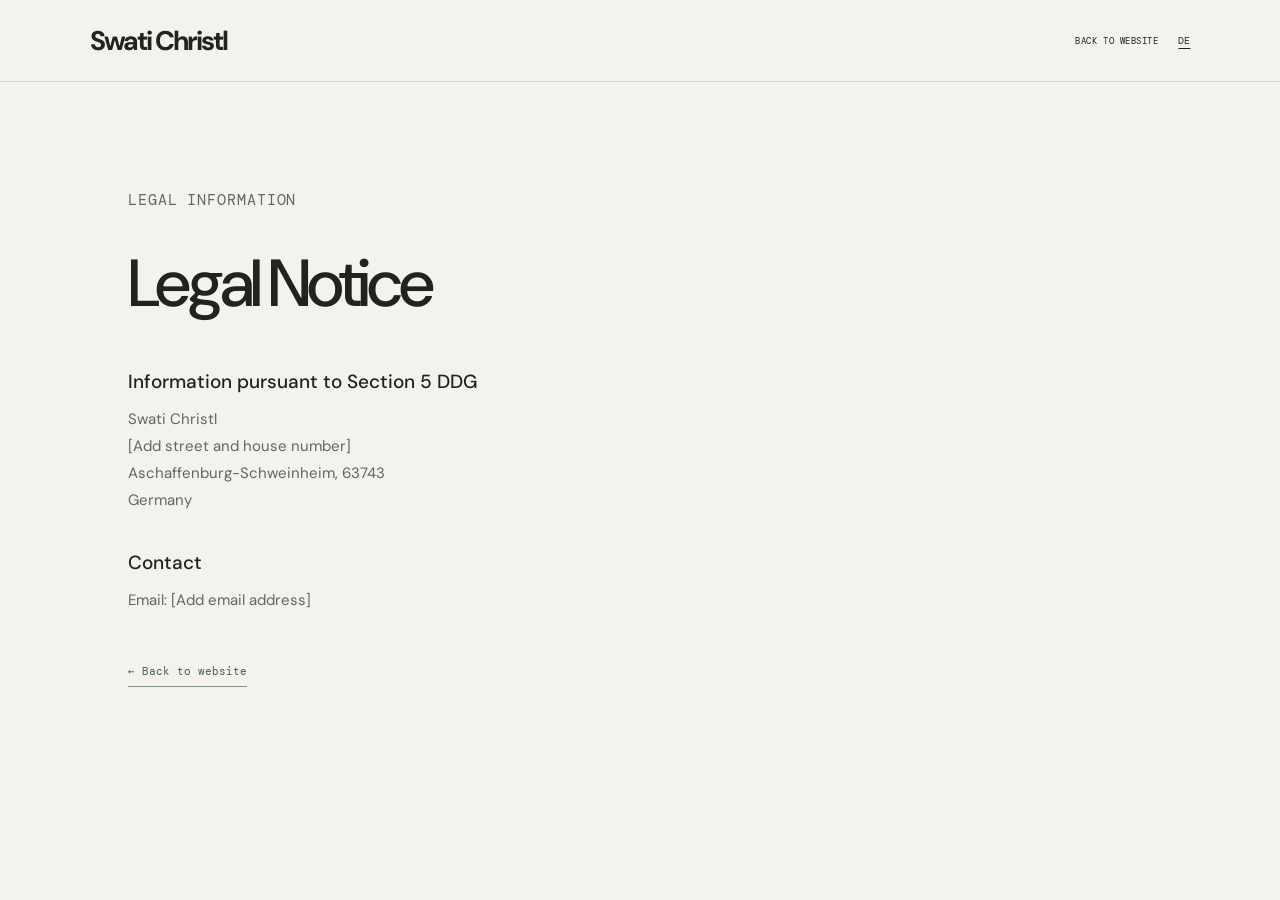
<file: impressum-en.html>
<!doctype html>
<html lang="en">
<head>
  <meta charset="utf-8">
  <meta name="viewport" content="width=device-width, initial-scale=1">
  <meta name="theme-color" content="#f4f2ec">
  <meta name="description" content="Legal notice for this website.">
  <title>Legal Notice — Portfolio</title>
  <link rel="stylesheet" href="styles.css">
  <style>
    .imprint{min-height:calc(100vh - 82px);padding:105px 10vw}.imprint .section-kicker{margin-bottom:35px}.imprint h1{font-size:clamp(42px,5.2vw,68px);letter-spacing:-.06em;line-height:1.05;font-weight:500;margin:0 0 50px}.imprint h2{font-size:19px;font-weight:500;margin:36px 0 12px}.imprint p{font-size:15px;line-height:1.8;color:#62665e;margin:0}.imprint .back-link{display:inline-block;margin-top:50px;color:var(--green);font:11px var(--mono);text-decoration:none;border-bottom:1px solid #899482;padding-bottom:8px}.page-actions{display:flex;align-items:center;gap:20px}.language-link{font:10px var(--mono);color:var(--ink);text-underline-offset:4px}.language-link:hover{color:var(--green)}
    @media(max-width:760px){.imprint{min-height:calc(100vh - 68px);padding:76px 7vw}.imprint h1{font-size:clamp(42px,10vw,60px)}}
  </style>
</head>
<body>
  <header class="topbar">
    <a class="wordmark" href="index.html" aria-label="Portfolio, home page">Swati Christl</a>
    <div class="page-actions"><a class="back-top" href="index.html">BACK TO WEBSITE</a><a class="language-link" href="impressum.html" lang="de" hreflang="de">DE</a></div>
  </header>
  <main class="imprint">
    <p class="section-kicker">LEGAL INFORMATION</p>
    <h1>Legal Notice</h1>
    <h2>Information pursuant to Section 5 DDG</h2>
    <p>Swati Christl<br>
      [Add street and house number]<br>
      Aschaffenburg-Schweinheim, 63743<br>
      Germany</p>
    <h2>Contact</h2>
    <p>Email: [Add email address]</p>
    <a class="back-link" href="index.html">← Back to website</a>
  </main>
</body>
</html>
</file>
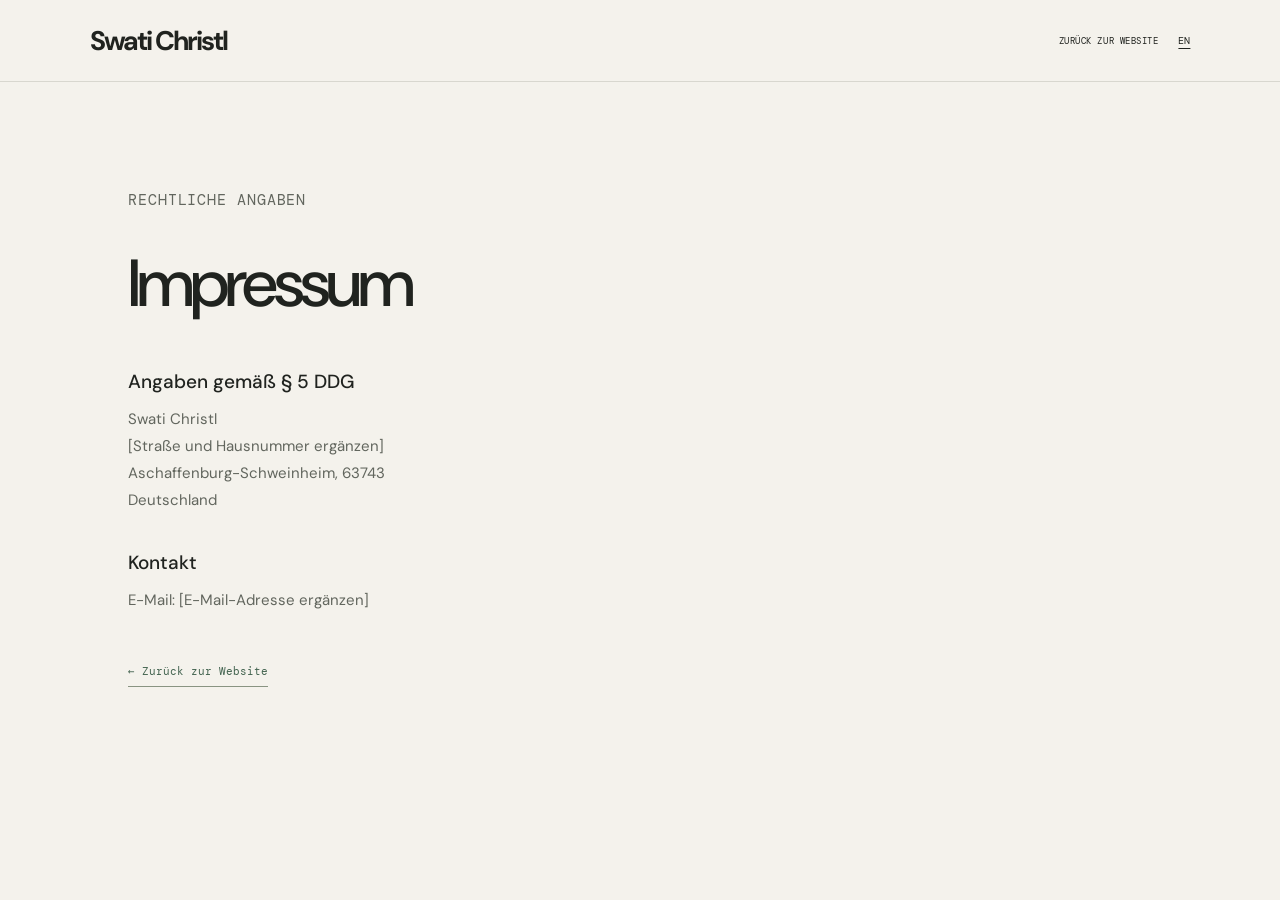
<file: impressum.html>
<!doctype html>
<html lang="de">
<head>
  <meta charset="utf-8">
  <meta name="viewport" content="width=device-width, initial-scale=1">
  <meta name="theme-color" content="#f4f2ec">
  <meta name="description" content="Impressum dieser Website.">
  <title>Impressum — Portfolio</title>
  <link rel="stylesheet" href="styles.css">
  <style>
    .imprint{min-height:calc(100vh - 82px);padding:105px 10vw}.imprint .section-kicker{margin-bottom:35px}.imprint h1{font-size:clamp(42px,5.2vw,68px);letter-spacing:-.06em;line-height:1.05;font-weight:500;margin:0 0 50px}.imprint h2{font-size:19px;font-weight:500;margin:36px 0 12px}.imprint p{font-size:15px;line-height:1.8;color:#62665e;margin:0}.imprint .back-link{display:inline-block;margin-top:50px;color:var(--green);font:11px var(--mono);text-decoration:none;border-bottom:1px solid #899482;padding-bottom:8px}.page-actions{display:flex;align-items:center;gap:20px}.language-link{font:10px var(--mono);color:var(--ink);text-underline-offset:4px}.language-link:hover{color:var(--green)}
    @media(max-width:760px){.imprint{min-height:calc(100vh - 68px);padding:76px 7vw}.imprint h1{font-size:clamp(42px,10vw,60px)}}
  </style>
</head>
<body>
  <header class="topbar">
    <a class="wordmark" href="index.html" aria-label="Portfolio, Startseite">Swati Christl</a>
    <div class="page-actions"><a class="back-top" href="index.html">ZURÜCK ZUR WEBSITE</a><a class="language-link" href="impressum-en.html" lang="en" hreflang="en">EN</a></div>
  </header>
  <main class="imprint">
    <p class="section-kicker">RECHTLICHE ANGABEN</p>
    <h1>Impressum</h1>
    <h2>Angaben gemäß § 5 DDG</h2>
    <p>Swati Christl<br>
      [Straße und Hausnummer ergänzen]<br>
      Aschaffenburg-Schweinheim, 63743<br>
      Deutschland</p>
    <h2>Kontakt</h2>
    <p>E-Mail: [E-Mail-Adresse ergänzen]</p>
    <a class="back-link" href="index.html">← Zurück zur Website</a>
  </main>
</body>
</html>
</file>
<file: styles.css>
@import url('https://fonts.googleapis.com/css2?family=DM+Mono:wght@400;500&family=DM+Sans:wght@400;500;600;700&family=Playfair+Display:ital,wght@1,500&display=swap');
:root{--paper:#f4f2ec;--ink:#20231f;--muted:#72756d;--green:#42634f;--lime:#c6d77a;--line:#d8d7cf;--mono:'DM Mono',monospace;--sans:'DM Sans',sans-serif;--serif:'Playfair Display',serif}*{box-sizing:border-box}html{scroll-behavior:smooth}body{margin:0;background:var(--paper);color:var(--ink);font-family:var(--sans);-webkit-font-smoothing:antialiased}.topbar{height:82px;padding:0 7vw;display:flex;align-items:center;justify-content:space-between;border-bottom:1px solid var(--line)}.wordmark{font-size:27px;font-weight:700;letter-spacing:-2px;color:var(--ink);text-decoration:none}.wordmark span{color:#839b57}.topbar nav{display:flex;gap:24px;margin-left:auto;margin-right:42px}.topbar nav a{font:16px var(--mono);color:#000;text-decoration:none}.language{font:11px var(--mono);color:var(--ink);text-decoration:none}.topbar nav a:hover{color:#000}.text-link:hover{color:var(--green)}.language{border:1px solid var(--line);background:transparent;padding:10px 13px;cursor:pointer}.language span{padding-left:12px;color:var(--green)}.hero{min-height:690px;padding:96px 7vw 20px;position:relative;display:grid;grid-template-columns:1fr 0.9fr;align-items:center}.hero-copy{position:relative;z-index:1;padding-bottom:40px}.eyebrow,.section-kicker,.hero-bottom,.project-type,.work-count,.back-top{font:10px var(--mono);letter-spacing:.06em}.eyebrow{color:var(--muted);display:flex;align-items:center;gap:10px}.status-dot{height:7px;width:7px;border-radius:50%;background:#829e63;box-shadow:0 0 0 4px #829e6320}.hero h1{font-size:clamp(54px,7vw,98px);line-height:.99;letter-spacing:-.075em;margin:34px 0 25px;font-weight:500}.serif{font-family:var(--serif);font-weight:500;font-style:italic;letter-spacing:-.05em}.intro{max-width:410px;font-size:15px;line-height:1.75;color:#666960}.text-link{display:inline-flex;align-items:center;gap:28px;margin-top:27px;color:var(--ink);font:11px var(--mono);text-decoration:none;border-bottom:1px solid #899482;padding-bottom:10px}.text-link span:last-child{font-size:16px;color:var(--green)}.hero-art{height:460px;position:relative;display:grid;place-items:center;overflow:hidden}.orbit{position:absolute;border:1px solid #c6c7b8;border-radius:50%;transform:rotate(-30deg)}.orbit-one{width:390px;height:230px}.orbit-two{width:310px;height:430px;transform:rotate(55deg)}.sun{height:190px;width:190px;background:var(--lime);border-radius:50%;position:absolute;box-shadow:inset -22px -12px 0 #afc467;opacity:.9}.shape{position:absolute;width:145px;height:145px;border-radius:40% 60% 54% 46%;background:#52735b;mix-blend-mode:multiply;transform:rotate(32deg);right:17%;top:16%;opacity:.92}.shape-two{width:97px;height:97px;right:auto;left:18%;top:auto;bottom:18%;background:#d78d68;transform:rotate(-18deg);border-radius:60% 40% 39% 61%}.art-label{position:absolute;right:3%;bottom:18%;font:10px/1.5 var(--mono);letter-spacing:.12em}.art-label span{font-size:21px;color:#52735b;padding-left:8px}.art-index{position:absolute;top:9%;left:12%;font:9px var(--mono);color:var(--muted)}.hero-bottom{grid-column:1/-1;align-self:end;display:flex;justify-content:space-between;border-top:1px solid var(--line);padding-top:17px;color:var(--muted);font-size:9px}.section{padding:105px 10vw}.about{background:#eae9e1}.section-kicker{color:var(--muted);margin:0 0 54px}.about-content{display:grid;grid-template-columns:1.2fr .8fr;gap:8vw}.about h2,.work h2{font-size:clamp(42px,5.2vw,68px);letter-spacing:-.06em;line-height:1.05;font-weight:500;margin:0}.about-text{padding-top:8px;max-width:440px}.about-text p{font-size:15px;line-height:1.85;color:#62665e;margin:0 0 26px}.about-text .note{font:10px var(--mono);letter-spacing:.05em;color:var(--green);border-top:1px solid #c9c9bf;padding-top:16px}.work{padding-bottom:130px}.work-heading{display:flex;align-items:end;justify-content:space-between;margin-bottom:48px}.work-count{color:var(--muted);padding-bottom:8px}.project-card{border-top:1px solid var(--line)}.project-visual{height:390px;background:#dce2d4;position:relative;display:grid;place-items:center;overflow:hidden}.project-visual:before,.project-visual:after{content:"";position:absolute;border:1px solid #aebaa8;border-radius:50%;width:520px;height:520px}.project-visual:after{width:680px;height:680px}.project-window{width:min(490px,72%);height:270px;background:#f7f6f0;box-shadow:0 25px 65px #34423025;position:relative;z-index:1;transform:rotate(-3deg)}.window-bar{height:36px;background:#e9e9e1;border-bottom:1px solid #d9d9d1;display:flex;align-items:center;gap:5px;padding:0 12px}.window-bar i{width:6px;height:6px;border-radius:50%;background:#a6aa99}.window-bar span{margin-left:auto;font:8px var(--mono);color:#777d70}.window-content{display:flex;height:calc(100% - 36px)}.window-side{width:27%;background:#edf0e7;border-right:1px solid #e1e4da;padding:24px 15px}.window-side b{display:block;height:5px;width:70%;background:#c6ccbb;margin:0 0 15px}.window-side b:first-child{width:45%;background:#809272}.window-main{padding:25px 28px;flex:1}.mini-tag{font:7px var(--mono);color:#658052;letter-spacing:.12em}.window-line{height:7px;width:48%;background:#daddd2;margin-top:10px}.window-line.long{height:13px;width:68%;background:#677a60;margin-top:20px}.window-block{display:flex;gap:9px;margin-top:30px}.window-block span{height:70px;flex:1;background:#e7e7dc;padding:8px;font:8px var(--mono);color:#6f7d64}.window-block span:nth-child(2){background:#d9e1d1}.window-block span:nth-child(3){background:#e7d8ca}.project-stamp{position:absolute;right:12%;bottom:14%;font:10px/1.5 var(--mono);color:var(--green);transform:rotate(8deg);z-index:2}.project-info{padding:27px 2px 0;display:flex;align-items:flex-start;justify-content:space-between}.project-type{color:var(--muted);font-size:9px}.project-info h3{font-size:25px;font-weight:500;letter-spacing:-.04em;margin:13px 0 8px}.project-description{font-size:13px;color:#70736b;line-height:1.7;max-width:500px;margin:0}.project-arrow{font-size:25px;color:var(--green)}footer{padding:25px 7vw;display:flex;align-items:center;justify-content:space-between;border-top:1px solid var(--line)}footer p{font:10px var(--mono);color:var(--muted)}.back-top{font-size:9px;color:var(--ink);text-decoration:none}
@media(max-width:760px){.topbar{height:68px;padding:0 6vw}.topbar nav{gap:18px;margin-right:18px}.topbar nav a{font-size:14px}.hero{padding:66px 6vw 18px;min-height:unset;grid-template-columns:1fr}.hero-copy{padding-bottom:0}.hero h1{font-size:clamp(54px,13vw,82px);margin-top:27px}.intro{max-width:440px}.hero-art{height:320px;margin-top:-5px}.orbit-one{width:290px;height:175px}.orbit-two{width:240px;height:350px}.sun{height:140px;width:140px}.shape{height:105px;width:105px}.hero-bottom{margin-top:6px;gap:14px;font-size:7px}.section{padding:76px 7vw}.section-kicker{margin-bottom:38px}.about-content{grid-template-columns:1fr;gap:25px}.about h2,.work h2{font-size:clamp(42px,10vw,60px)}.work-heading{align-items:start;gap:20px}.work-count{white-space:nowrap;padding-top:10px;font-size:8px}.project-visual{height:290px}.project-window{height:210px;width:78%}.window-main{padding:19px 17px}.window-block{margin-top:22px}.window-block span{height:50px}.project-stamp{right:7%;bottom:9%;font-size:8px}footer{padding:22px 6vw;gap:12px}footer p{font-size:8px}.back-top{font-size:8px}}@media(max-width:390px){.topbar nav{gap:11px;margin-right:12px}.topbar nav a{font-size:13px}.language{padding:8px;font-size:9px}.hero-bottom span:last-child{display:none}.work-heading{display:block}.work-count{display:block}.project-info h3{font-size:21px}}
</file>
